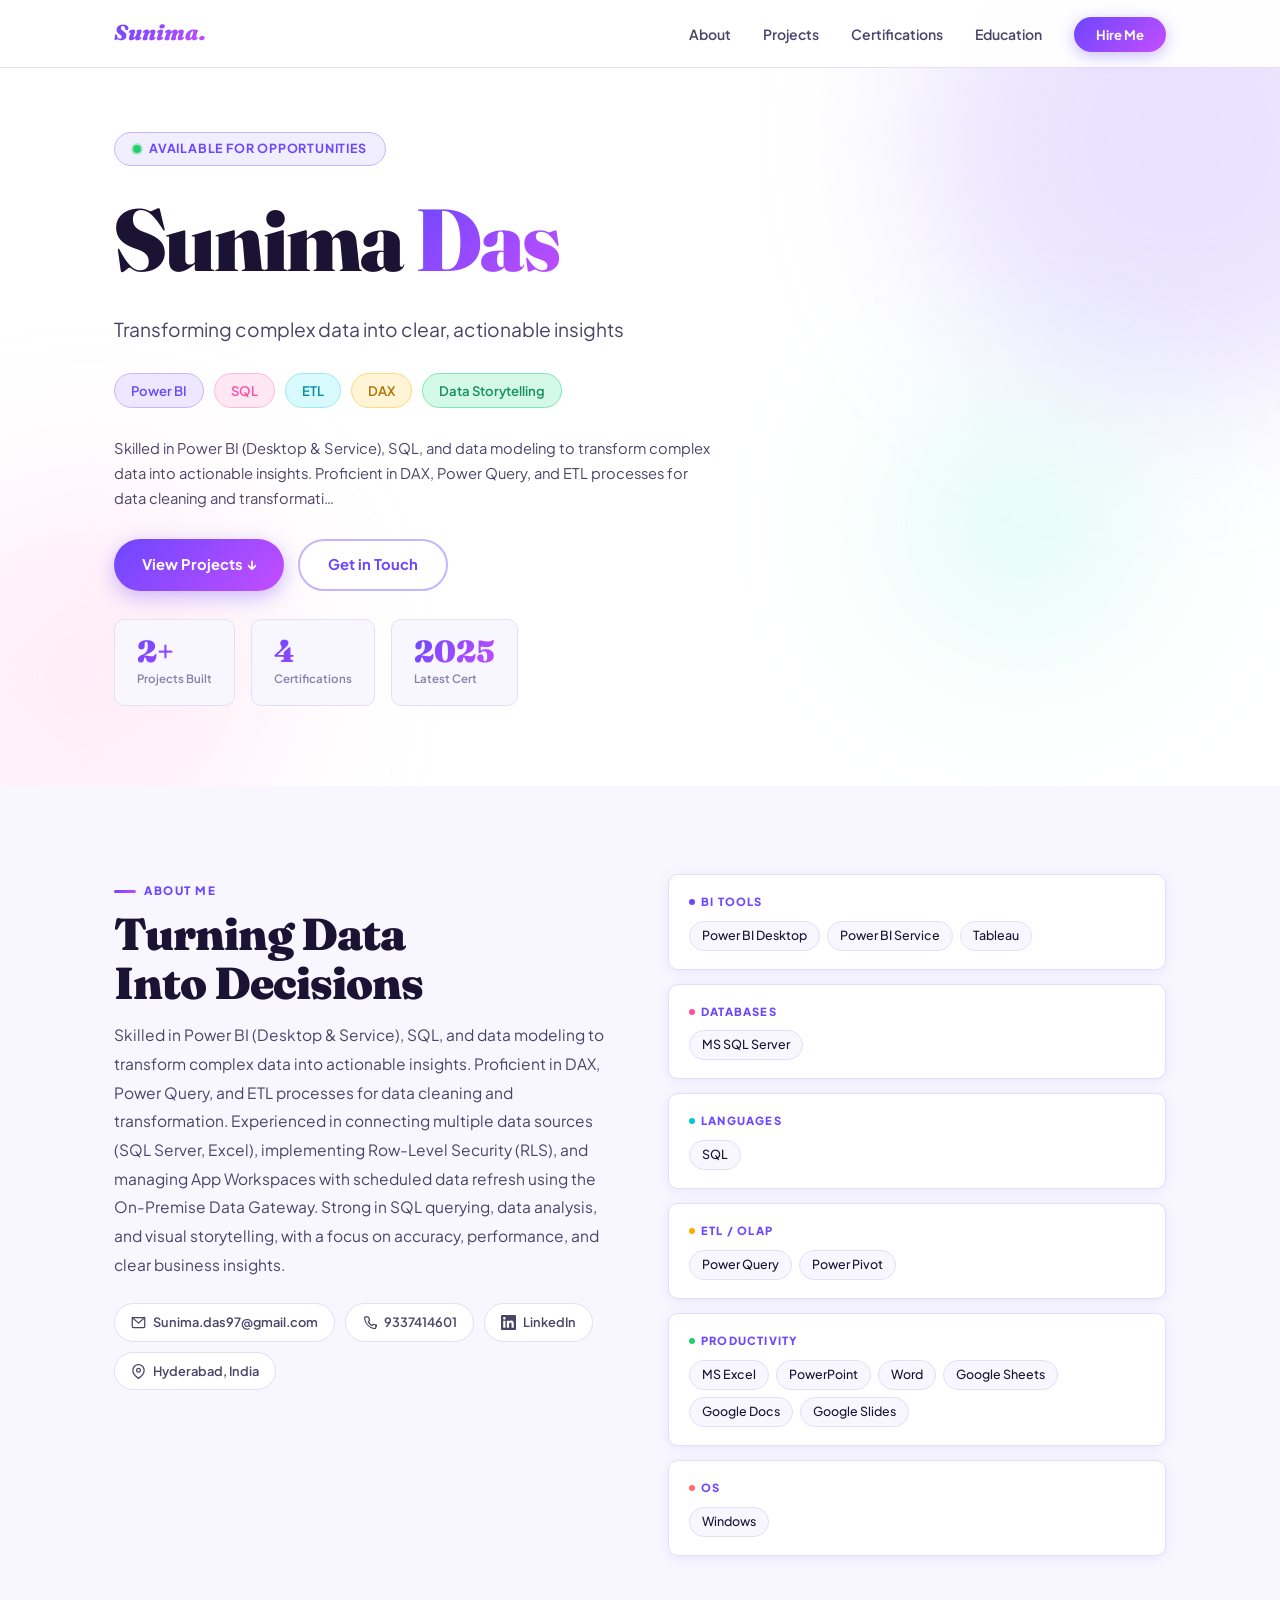
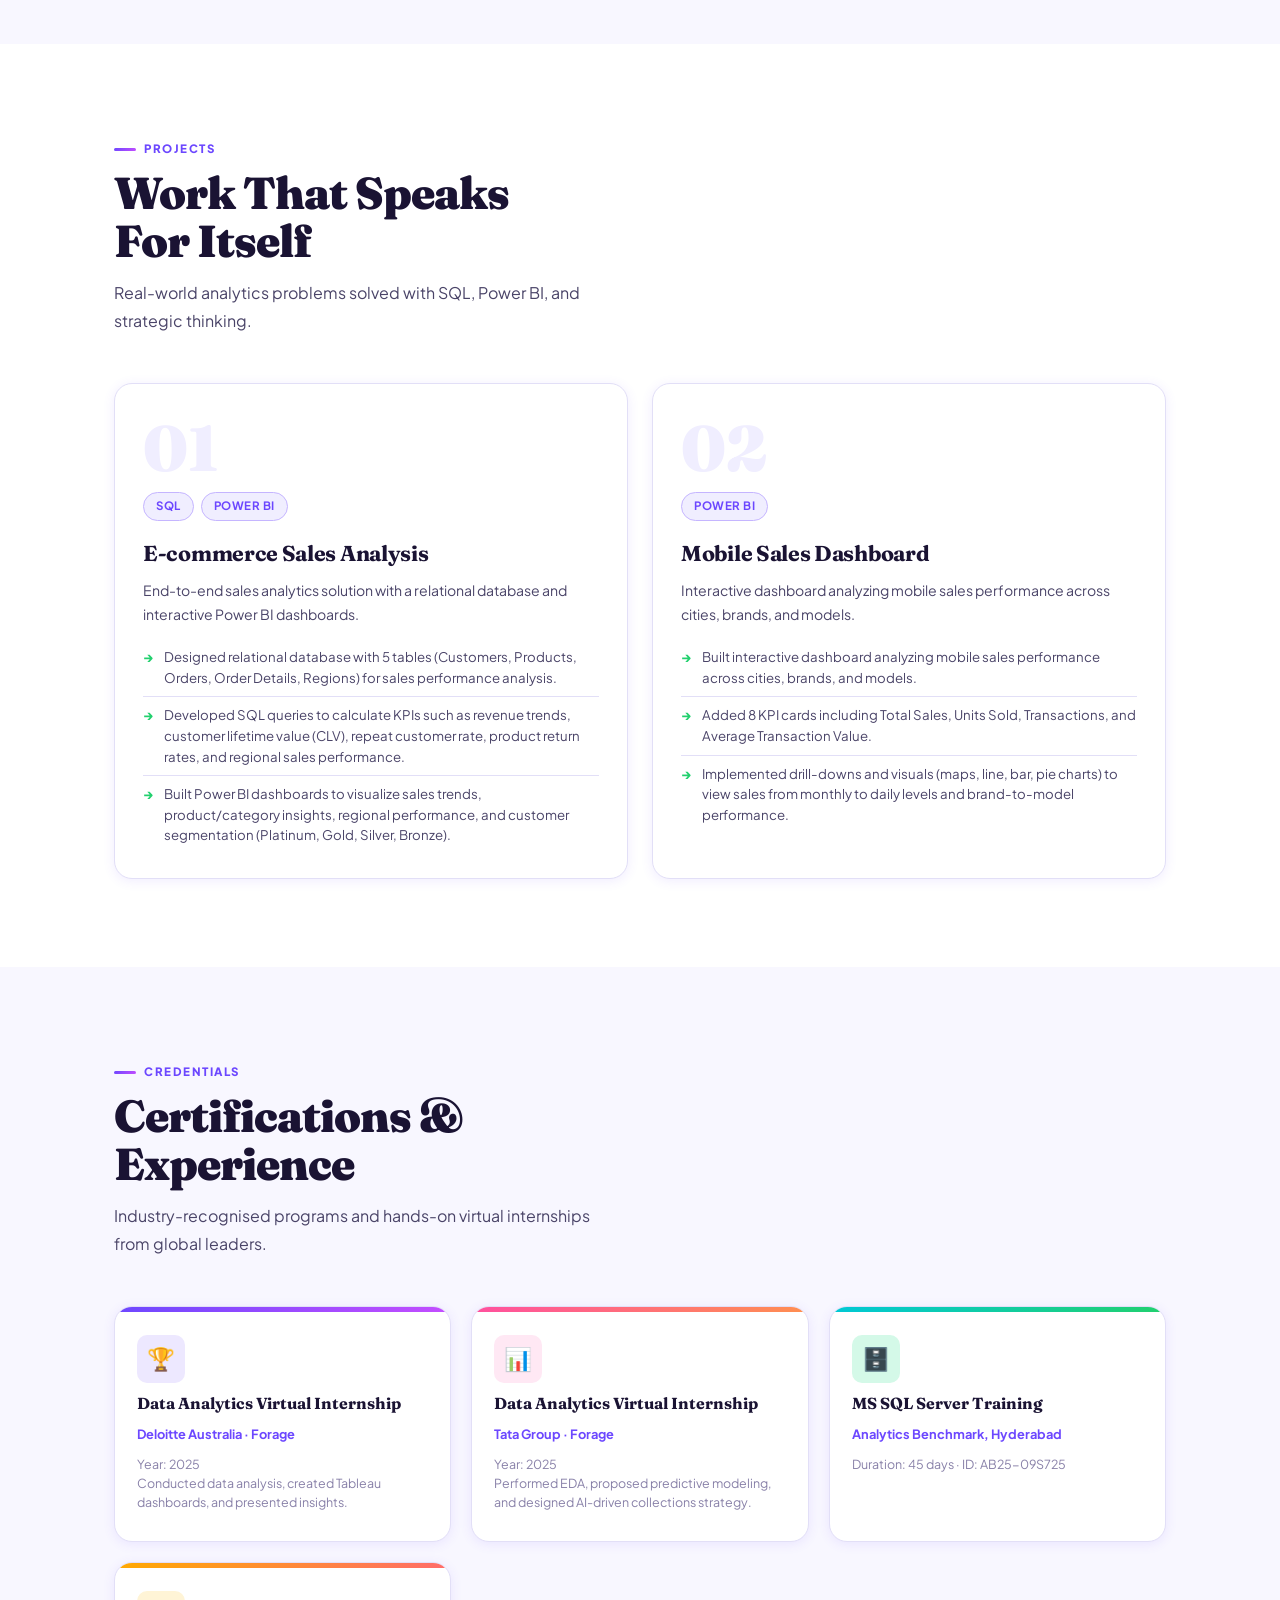
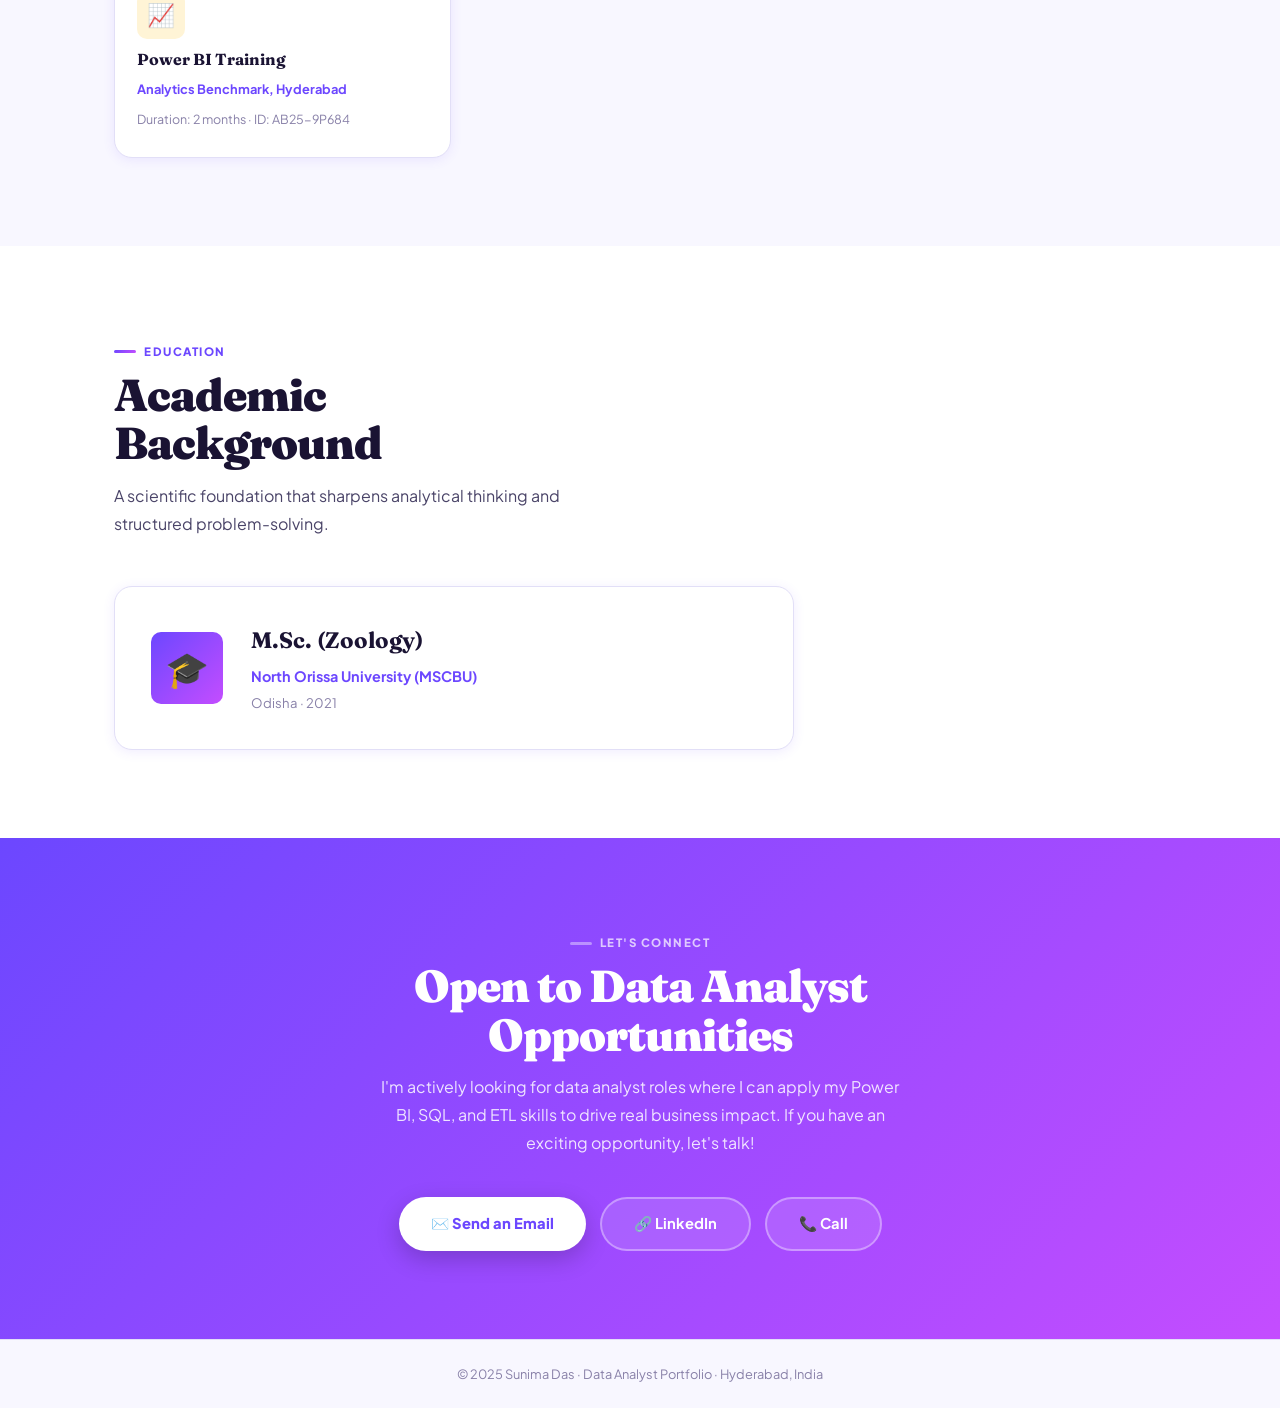
<file: index.html>
<!DOCTYPE html>
<html lang="en">
<head>
  <meta charset="UTF-8" />
  <meta name="viewport" content="width=device-width, initial-scale=1.0" />
  <meta name="description" content="Sunima Das | Data Analyst — Power BI, SQL, Data Storytelling" />
  <title>Sunima Das — Data Analyst Portfolio</title>
  <link rel="stylesheet" href="style.css" />
</head>
<body>

  <!-- ═══ NAV ═══ -->
  <nav>
    <div class="nav-inner">
      <div class="nav-logo">Sunima.</div>

      <ul class="nav-links">
        <li><a href="#about">About</a></li>
        <li><a href="#projects">Projects</a></li>
        <li><a href="#certifications">Certifications</a></li>
        <li><a href="#education">Education</a></li>
        <li><a href="#contact" class="nav-hire">Hire Me</a></li>
      </ul>

      <button class="hamburger" aria-label="Toggle menu">
        <span></span><span></span><span></span>
      </button>
    </div>
  </nav>

  <!-- Mobile nav drawer -->
  <nav id="nav-drawer" class="nav-drawer">
    <a href="#about">About</a>
    <a href="#projects">Projects</a>
    <a href="#certifications">Certifications</a>
    <a href="#education">Education</a>
    <a href="#contact" class="nd-hire">Hire Me ↗</a>
  </nav>

  <!-- ═══ HERO ═══ -->
  <section id="hero">
    <div class="blob blob-1"></div>
    <div class="blob blob-2"></div>
    <div class="blob blob-3"></div>
    <div class="container">
      <div class="hero-inner">

        <div class="hero-badge">
          <span class="dot"></span>
          Available for Opportunities
        </div>

        <h1 class="hero-name" id="hero-name">Sunima Das</h1>

        <p class="hero-sub" id="hero-tagline"></p>

        <div class="hero-pills">
          <span class="pill pill-v">Power BI</span>
          <span class="pill pill-p">SQL</span>
          <span class="pill pill-c">ETL</span>
          <span class="pill pill-a">DAX</span>
          <span class="pill pill-g">Data Storytelling</span>
        </div>

        <p class="hero-sub" id="hero-desc" style="font-size:.92rem;opacity:.75"></p>

        <div class="hero-actions">
          <a href="#projects" class="btn btn-v">View Projects ↓</a>
          <a href="#contact"  class="btn btn-o">Get in Touch</a>
        </div>

        <div class="hero-stats" id="hero-stats"></div>

      </div>
    </div>
  </section>

  <!-- ═══ ABOUT ═══ -->
  <section id="about" class="section section-alt">
    <div class="container">
      <div class="about-grid">

        <div class="reveal">
          <div class="sec-eyebrow">About Me</div>
          <h2 class="sec-title">Turning Data<br>Into Decisions</h2>
          <div class="about-body" id="about-body"></div>
          <div class="contact-row" id="contact-chips"></div>
        </div>

        <div class="skills-stack" id="skills-list"></div>

      </div>
    </div>
  </section>

  <!-- ═══ PROJECTS ═══ -->
  <section id="projects" class="section">
    <div class="container">
      <div class="reveal">
        <div class="sec-eyebrow">Projects</div>
        <h2 class="sec-title">Work That Speaks<br>For Itself</h2>
        <p class="sec-sub">Real-world analytics problems solved with SQL, Power BI, and strategic thinking.</p>
      </div>
      <div class="projects-grid" id="projects-grid"></div>
    </div>
  </section>

  <!-- ═══ CERTIFICATIONS ═══ -->
  <section id="certifications" class="section section-alt">
    <div class="container">
      <div class="reveal">
        <div class="sec-eyebrow">Credentials</div>
        <h2 class="sec-title">Certifications &amp;<br>Experience</h2>
        <p class="sec-sub">Industry-recognised programs and hands-on virtual internships from global leaders.</p>
      </div>
      <div class="certs-grid" id="certs-grid"></div>
    </div>
  </section>

  <!-- ═══ EDUCATION ═══ -->
  <section id="education" class="section">
    <div class="container">
      <div class="reveal">
        <div class="sec-eyebrow">Education</div>
        <h2 class="sec-title">Academic<br>Background</h2>
        <p class="sec-sub">A scientific foundation that sharpens analytical thinking and structured problem-solving.</p>
      </div>
      <div id="edu-wrap"></div>
    </div>
  </section>

  <!-- ═══ CONTACT CTA ═══ -->
  <section id="contact">
    <div class="container">
      <div class="sec-eyebrow">Let's Connect</div>
      <h2 class="sec-title">Open to Data Analyst<br>Opportunities</h2>
      <p>I'm actively looking for data analyst roles where I can apply my Power BI, SQL, and ETL skills to drive real business impact. If you have an exciting opportunity, let's talk!</p>
      <div class="cta-btns" id="cta-btns"></div>
    </div>
  </section>

  <footer>
    <p>© 2025 Sunima Das · Data Analyst Portfolio · Hyderabad, India</p>
  </footer>

  <!-- Error fallback -->
  <div id="app-error" style="display:none;padding:2rem;color:#ff4fa0;font-weight:600;text-align:center">
    ⚠️ Could not load <code>data.json</code>. Make sure all four files are in the same folder and open via a local server or browser.
  </div>

  <script src="script.js"></script>
</body>
</html>
</file>
<file: style.css>
@import url('https://fonts.googleapis.com/css2?family=Plus+Jakarta+Sans:ital,wght@0,300;0,400;0,500;0,600;0,700;0,800;1,300&family=Fraunces:ital,opsz,wght@0,9..144,300;0,9..144,700;0,9..144,900;1,9..144,400&display=swap');

:root {
  --white:   #ffffff;
  --off:     #f8f7ff;
  --light:   #f0eeff;
  --border:  #e2dff7;
  --ink:     #1a1333;
  --ink2:    #4a4468;
  --ink3:    #8880a8;
  --violet:  #6c47ff;
  --pink:    #ff4fa0;
  --cyan:    #00c8d7;
  --amber:   #ffaa00;
  --green:   #22d06e;
  --grad1: linear-gradient(135deg,#6c47ff 0%,#c44dff 100%);
  --grad2: linear-gradient(135deg,#ff4fa0 0%,#ff8f50 100%);
  --grad3: linear-gradient(135deg,#00c8d7 0%,#22d06e 100%);
  --grad4: linear-gradient(135deg,#ffaa00 0%,#ff6b6b 100%);
  --shadow-sm: 0 2px 12px rgba(108,71,255,.10);
  --shadow-md: 0 8px 32px rgba(108,71,255,.14);
  --shadow-lg: 0 20px 60px rgba(108,71,255,.18);
  --radius:    18px;
  --radius-sm: 10px;
  --nav-h: 68px;
}

*,*::before,*::after{box-sizing:border-box;margin:0;padding:0}
html{scroll-behavior:smooth;font-size:16px}
body{font-family:'Plus Jakarta Sans',sans-serif;background:var(--white);color:var(--ink);line-height:1.6;overflow-x:hidden;-webkit-font-smoothing:antialiased}
img{max-width:100%;display:block}
a{text-decoration:none;color:inherit}
::-webkit-scrollbar{width:5px}
::-webkit-scrollbar-track{background:var(--off)}
::-webkit-scrollbar-thumb{background:var(--violet);border-radius:99px}

/* CONTAINER */
.container{width:100%;max-width:1100px;margin:0 auto;padding:0 24px}

/* REVEAL */
.reveal{opacity:0;transform:translateY(28px);transition:opacity .55s ease,transform .55s ease}
.reveal.visible{opacity:1;transform:none}

/* ── NAV ── */
nav{
  position:fixed;top:0;left:0;right:0;z-index:200;
  height:var(--nav-h);
  background:rgba(255,255,255,.94);
  backdrop-filter:blur(18px);
  border-bottom:1px solid var(--border);
}
.nav-inner{
  max-width:1100px;margin:0 auto;padding:0 24px;
  height:100%;display:flex;align-items:center;justify-content:space-between;
}
.nav-logo{
  font-family:'Fraunces',serif;font-size:1.35rem;font-weight:900;font-style:italic;
  background:var(--grad1);-webkit-background-clip:text;-webkit-text-fill-color:transparent;background-clip:text;
}
.nav-links{display:flex;align-items:center;gap:2rem;list-style:none}
.nav-links a{font-size:.875rem;font-weight:600;color:var(--ink2);transition:color .2s;position:relative}
.nav-links a::after{content:'';position:absolute;bottom:-3px;left:0;right:0;height:2px;background:var(--violet);transform:scaleX(0);transition:transform .2s}
.nav-links a:hover{color:var(--violet)}
.nav-links a:hover::after{transform:scaleX(1)}
.nav-hire{padding:9px 22px;background:var(--grad1);color:#fff!important;border-radius:99px;font-weight:700!important;font-size:.82rem!important;box-shadow:0 4px 16px rgba(108,71,255,.35);transition:transform .2s,box-shadow .2s}
.nav-hire::after{display:none!important}
.nav-hire:hover{transform:translateY(-2px);box-shadow:0 8px 24px rgba(108,71,255,.45)!important}

.hamburger{display:none;flex-direction:column;gap:5px;cursor:pointer;padding:4px;background:none;border:none}
.hamburger span{display:block;width:24px;height:2.5px;background:var(--ink);border-radius:2px;transition:all .3s}
.hamburger.active span:nth-child(1){transform:translateY(7.5px) rotate(45deg)}
.hamburger.active span:nth-child(2){opacity:0}
.hamburger.active span:nth-child(3){transform:translateY(-7.5px) rotate(-45deg)}

.nav-drawer{
  display:none;position:fixed;top:var(--nav-h);left:0;right:0;
  background:var(--white);border-bottom:2px solid var(--border);
  padding:1.5rem 24px 2rem;z-index:199;
  flex-direction:column;gap:1rem;
  box-shadow:0 12px 40px rgba(108,71,255,.12);
}
.nav-drawer.open{display:flex}
.nav-drawer a{font-size:1rem;font-weight:600;color:var(--ink);padding:.6rem 0;border-bottom:1px solid var(--border)}
.nav-drawer a:last-child{border-bottom:none}
.nav-drawer .nd-hire{color:var(--violet)}

/* ── HERO ── */
#hero{
  padding-top:calc(var(--nav-h) + 64px);
  padding-bottom:80px;
  background:var(--white);
  overflow:hidden;position:relative;
}
.blob{position:absolute;border-radius:50%;filter:blur(80px);pointer-events:none;z-index:0;opacity:.38}
.blob-1{width:520px;height:520px;background:#c5b5ff;top:-120px;right:-160px}
.blob-2{width:380px;height:380px;background:#ffd1ec;bottom:-80px;left:-100px}
.blob-3{width:260px;height:260px;background:#b6f7e8;top:50%;right:10%}

.hero-inner{position:relative;z-index:1;display:flex;flex-direction:column;align-items:flex-start;gap:28px;max-width:780px}

.hero-badge{
  display:inline-flex;align-items:center;gap:8px;padding:6px 18px;
  background:var(--light);border:1.5px solid #c5b5ff;border-radius:99px;
  font-size:.78rem;font-weight:700;color:var(--violet);letter-spacing:.8px;text-transform:uppercase;
  animation:fadeUp .5s ease both;
}
.hero-badge .dot{width:8px;height:8px;border-radius:50%;background:var(--green);box-shadow:0 0 0 2px rgba(34,208,110,.3);animation:pulse 2s infinite}
@keyframes pulse{0%,100%{box-shadow:0 0 0 2px rgba(34,208,110,.3)}50%{box-shadow:0 0 0 6px rgba(34,208,110,.12)}}

.hero-name{
  font-family:'Fraunces',serif;
  font-size:clamp(2.8rem,7vw,5.5rem);
  font-weight:900;line-height:1.03;letter-spacing:-2px;color:var(--ink);
  animation:fadeUp .5s .08s ease both;
}
.hero-name .grad{background:var(--grad1);-webkit-background-clip:text;-webkit-text-fill-color:transparent;background-clip:text}

.hero-sub{font-size:clamp(1rem,2.5vw,1.2rem);color:var(--ink2);font-weight:400;line-height:1.7;max-width:600px;animation:fadeUp .5s .16s ease both}

.hero-pills{display:flex;flex-wrap:wrap;gap:10px;animation:fadeUp .5s .24s ease both}
.pill{padding:6px 16px;border-radius:99px;font-size:.82rem;font-weight:600;border:1.5px solid transparent}
.pill-v{background:#ede8ff;color:var(--violet);border-color:#c5b5ff}
.pill-p{background:#ffe8f4;color:var(--pink);border-color:#ffb8d9}
.pill-c{background:#d8fafc;color:#008fa0;border-color:#9de9f0}
.pill-a{background:#fff4d6;color:#b07300;border-color:#ffd97a}
.pill-g{background:#d4f9e8;color:#13925a;border-color:#7de8b5}

.hero-actions{display:flex;flex-wrap:wrap;gap:14px;animation:fadeUp .5s .32s ease both}
.btn{display:inline-flex;align-items:center;gap:8px;padding:12px 28px;border-radius:99px;font-family:'Plus Jakarta Sans',sans-serif;font-size:.92rem;font-weight:700;cursor:pointer;border:none;transition:all .22s;text-decoration:none}
.btn-v{background:var(--grad1);color:#fff;box-shadow:0 6px 20px rgba(108,71,255,.35)}
.btn-v:hover{transform:translateY(-2px);box-shadow:0 10px 28px rgba(108,71,255,.45)}
.btn-o{background:var(--white);color:var(--violet);border:2px solid #c5b5ff}
.btn-o:hover{background:var(--light);border-color:var(--violet)}

.hero-stats{display:flex;flex-wrap:wrap;gap:16px;animation:fadeUp .5s .40s ease both}
.stat{display:flex;flex-direction:column;padding:16px 22px;background:var(--off);border:1.5px solid var(--border);border-radius:var(--radius-sm);min-width:110px;flex:1 1 auto;max-width:160px}
.stat-num{font-family:'Fraunces',serif;font-size:1.9rem;font-weight:900;line-height:1;background:var(--grad1);-webkit-background-clip:text;-webkit-text-fill-color:transparent;background-clip:text}
.stat-lbl{font-size:.72rem;color:var(--ink3);font-weight:600;margin-top:4px}

@keyframes fadeUp{from{opacity:0;transform:translateY(22px)}to{opacity:1;transform:none}}

/* ── SECTION BASE ── */
.section{padding:88px 0}
.section-alt{background:var(--off)}

.sec-eyebrow{display:inline-flex;align-items:center;gap:8px;font-size:.72rem;font-weight:800;letter-spacing:1.5px;text-transform:uppercase;color:var(--violet);margin-bottom:10px}
.sec-eyebrow::before{content:'';display:block;width:22px;height:3px;border-radius:2px;background:var(--grad1)}
.sec-title{font-family:'Fraunces',serif;font-size:clamp(1.9rem,4vw,2.8rem);font-weight:900;line-height:1.08;letter-spacing:-1px;color:var(--ink);margin-bottom:14px}
.sec-sub{font-size:1rem;color:var(--ink2);line-height:1.75;max-width:500px;margin-bottom:48px}

/* ── ABOUT ── */
.about-grid{display:grid;grid-template-columns:1fr 1fr;gap:56px;align-items:start}
.about-body p{font-size:.97rem;color:var(--ink2);line-height:1.85;margin-bottom:16px}
.contact-row{display:flex;flex-wrap:wrap;gap:10px;margin-top:24px}
.c-chip{display:inline-flex;align-items:center;gap:7px;padding:8px 16px;background:var(--white);border:1.5px solid var(--border);border-radius:99px;font-size:.8rem;font-weight:600;color:var(--ink2);transition:all .2s;text-decoration:none}
.c-chip:hover{border-color:var(--violet);color:var(--violet);background:var(--light)}
.c-chip svg{width:15px;height:15px;flex-shrink:0}
.skills-stack{display:flex;flex-direction:column;gap:14px}
.skill-card{background:var(--white);border:1.5px solid var(--border);border-radius:var(--radius-sm);padding:18px 20px;transition:all .22s;box-shadow:var(--shadow-sm)}
.skill-card:hover{border-color:#c5b5ff;box-shadow:var(--shadow-md);transform:translateX(4px)}
.sk-head{font-size:.7rem;font-weight:800;letter-spacing:1.2px;text-transform:uppercase;color:var(--violet);margin-bottom:10px;display:flex;align-items:center;gap:6px}
.sk-dot{width:6px;height:6px;border-radius:50%;flex-shrink:0}
.sk-tags{display:flex;flex-wrap:wrap;gap:7px}
.sk-tag{padding:4px 12px;background:var(--off);border:1px solid var(--border);border-radius:99px;font-size:.78rem;font-weight:500;color:var(--ink)}

/* ── PROJECTS ── */
.projects-grid{display:grid;grid-template-columns:repeat(auto-fit,minmax(300px,1fr));gap:24px}
.proj-card{background:var(--white);border:1.5px solid var(--border);border-radius:var(--radius);padding:32px 28px;position:relative;overflow:hidden;box-shadow:var(--shadow-sm);transition:all .3s}
.proj-card::after{content:'';position:absolute;bottom:0;left:0;right:0;height:4px;opacity:0;transition:opacity .3s}
.proj-card:nth-child(1)::after{background:var(--grad1)}
.proj-card:nth-child(2)::after{background:var(--grad2)}
.proj-card:hover{transform:translateY(-6px);box-shadow:var(--shadow-lg);border-color:#c5b5ff}
.proj-card:hover::after{opacity:1}
.proj-num{font-family:'Fraunces',serif;font-size:4rem;font-weight:900;color:var(--light);line-height:1;margin-bottom:12px}
.proj-badges{display:flex;flex-wrap:wrap;gap:7px;margin-bottom:16px}
.proj-badge{padding:4px 12px;background:var(--light);border:1px solid #c5b5ff;border-radius:99px;font-size:.72rem;font-weight:700;color:var(--violet);text-transform:uppercase;letter-spacing:.5px}
.proj-title{font-family:'Fraunces',serif;font-size:1.35rem;font-weight:700;letter-spacing:-.3px;color:var(--ink);margin-bottom:8px}
.proj-desc{font-size:.88rem;color:var(--ink2);line-height:1.7;margin-bottom:20px}
.proj-list{list-style:none;display:flex;flex-direction:column;gap:8px}
.proj-list li{display:flex;gap:10px;font-size:.83rem;color:var(--ink2);line-height:1.55;padding-bottom:8px;border-bottom:1px solid var(--border)}
.proj-list li:last-child{border-bottom:none;padding-bottom:0}
.proj-arrow{color:var(--green);font-weight:800;flex-shrink:0}

/* ── CERTIFICATIONS ── */
.certs-grid{display:grid;grid-template-columns:repeat(auto-fit,minmax(260px,1fr));gap:20px}
.cert-card{background:var(--white);border:1.5px solid var(--border);border-radius:var(--radius);padding:28px 22px;display:flex;flex-direction:column;gap:10px;box-shadow:var(--shadow-sm);transition:all .25s;position:relative;overflow:hidden}
.cert-card:hover{transform:translateY(-4px);box-shadow:var(--shadow-md);border-color:#c5b5ff}
.cert-stripe{position:absolute;top:0;left:0;right:0;height:5px;border-radius:var(--radius) var(--radius) 0 0}
.stripe-1{background:var(--grad1)}.stripe-2{background:var(--grad2)}.stripe-3{background:var(--grad3)}.stripe-4{background:var(--grad4)}
.cert-icon-wrap{width:48px;height:48px;border-radius:var(--radius-sm);display:flex;align-items:center;justify-content:center;font-size:1.4rem}
.ic-1{background:#ede8ff}.ic-2{background:#ffe8f4}.ic-3{background:#d4f9e8}.ic-4{background:#fff4d6}
.cert-title{font-family:'Fraunces',serif;font-size:1rem;font-weight:700;color:var(--ink);line-height:1.3}
.cert-issuer{font-size:.8rem;font-weight:700;color:var(--violet)}
.cert-meta{font-size:.78rem;color:var(--ink3);line-height:1.55}

/* ── EDUCATION ── */
.edu-card{background:var(--white);border:1.5px solid var(--border);border-radius:var(--radius);padding:36px;display:flex;gap:28px;align-items:center;max-width:680px;box-shadow:var(--shadow-sm);transition:all .25s}
.edu-card:hover{border-color:#c5b5ff;box-shadow:var(--shadow-md)}
.edu-icon{width:72px;height:72px;flex-shrink:0;background:var(--grad1);border-radius:var(--radius-sm);display:flex;align-items:center;justify-content:center;font-size:2.2rem}
.edu-degree{font-family:'Fraunces',serif;font-size:1.4rem;font-weight:700;color:var(--ink);margin-bottom:6px}
.edu-school{font-size:.9rem;font-weight:700;color:var(--violet);margin-bottom:4px}
.edu-meta{font-size:.82rem;color:var(--ink3)}

/* ── CTA ── */
#contact{background:linear-gradient(135deg,#6c47ff 0%,#c44dff 100%);padding:88px 0;text-align:center;color:#fff}
#contact .sec-eyebrow{color:rgba(255,255,255,.7)}
#contact .sec-eyebrow::before{background:rgba(255,255,255,.4)}
#contact .sec-title{color:#fff}
#contact p{color:rgba(255,255,255,.85);max-width:520px;margin:0 auto 40px;font-size:1rem;line-height:1.75}
.cta-btns{display:flex;justify-content:center;flex-wrap:wrap;gap:14px}
.btn-white{background:#fff;color:var(--violet);padding:13px 32px;border-radius:99px;font-family:'Plus Jakarta Sans',sans-serif;font-weight:800;font-size:.92rem;transition:all .2s;border:none;cursor:pointer;text-decoration:none;display:inline-flex;align-items:center;gap:8px;box-shadow:0 8px 24px rgba(0,0,0,.2)}
.btn-white:hover{transform:translateY(-2px);box-shadow:0 14px 32px rgba(0,0,0,.3)}
.btn-ghost{background:rgba(255,255,255,.12);color:#fff;border:2px solid rgba(255,255,255,.35);padding:13px 32px;border-radius:99px;font-family:'Plus Jakarta Sans',sans-serif;font-weight:700;font-size:.92rem;transition:all .2s;cursor:pointer;text-decoration:none;display:inline-flex;align-items:center;gap:8px}
.btn-ghost:hover{background:rgba(255,255,255,.22);border-color:#fff;transform:translateY(-2px)}

/* ── FOOTER ── */
footer{padding:24px;text-align:center;font-size:.8rem;color:var(--ink3);background:var(--off);border-top:1px solid var(--border)}

/* ══════════════════════════════
   RESPONSIVE
══════════════════════════════ */
@media(max-width:900px){
  .about-grid{grid-template-columns:1fr;gap:36px}
}

@media(max-width:640px){
  :root{--nav-h:60px}
  .nav-links{display:none}
  .hamburger{display:flex}

  #hero{padding-top:calc(var(--nav-h) + 36px);padding-bottom:52px}
  .hero-name{letter-spacing:-1px}
  .hero-actions{flex-direction:column}
  .hero-actions .btn{width:100%;justify-content:center}
  .stat{flex:1 1 calc(50% - 8px);max-width:none}

  .section{padding:56px 0}
  .sec-sub{margin-bottom:32px}

  .projects-grid{grid-template-columns:1fr}
  .certs-grid{grid-template-columns:1fr}

  .edu-card{flex-direction:column;text-align:center;padding:28px 22px;gap:18px}
  .edu-icon{width:56px;height:56px;font-size:1.6rem;margin:0 auto}

  #contact{padding:60px 0}
  .cta-btns{flex-direction:column;align-items:stretch;padding:0 24px}
  .btn-white,.btn-ghost{justify-content:center}
}

@media(max-width:380px){
  .hero-name{font-size:2.2rem}
  .btn{padding:11px 18px;font-size:.85rem}
  .proj-card{padding:22px 18px}
}
</file>
